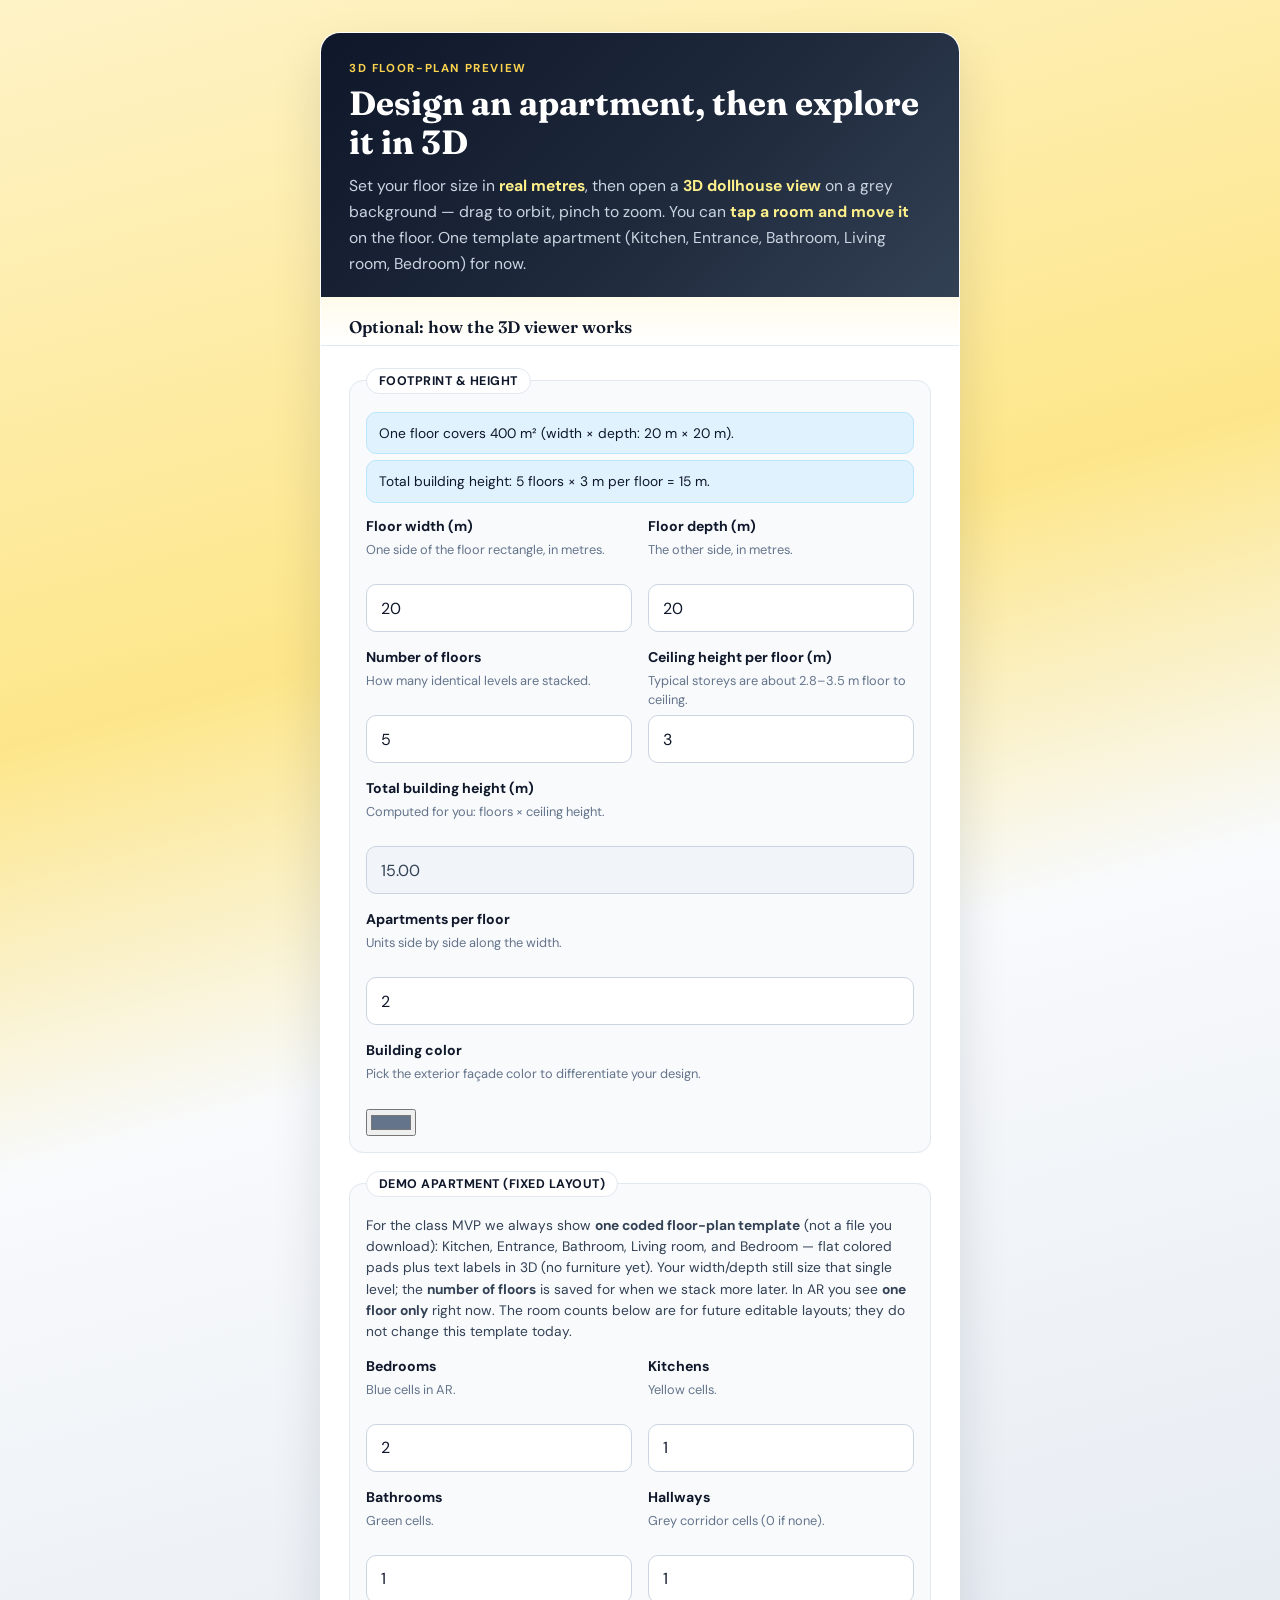
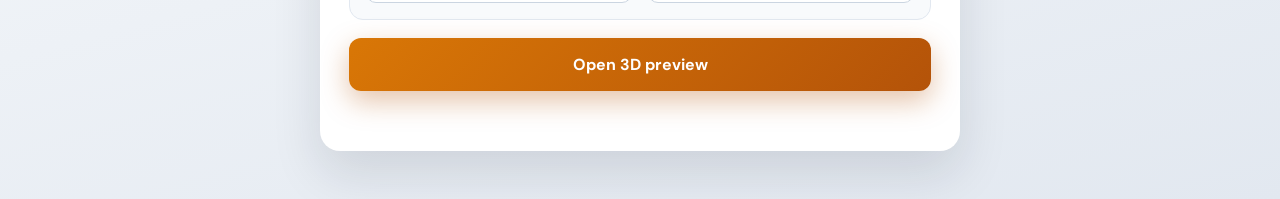
<file: index.html>
<!DOCTYPE html>
<html lang="en">
<head>
  <meta charset="UTF-8" />
  <meta name="viewport" content="width=device-width, initial-scale=1.0, maximum-scale=1.0, user-scalable=no" />
  <title>3D Apartment Preview — configure your model</title>
  <link rel="preconnect" href="https://fonts.googleapis.com" />
  <link rel="preconnect" href="https://fonts.gstatic.com" crossorigin />
  <link href="https://fonts.googleapis.com/css2?family=DM+Sans:ital,opsz,wght@0,9..40,400..700;1,9..40,400..700&family=Fraunces:opsz,wght@9..144,500;9..144,700&display=swap" rel="stylesheet" />
  <link rel="stylesheet" href="style.css?v=realestate-7" />
</head>
<body class="form-page">
  <main class="listing-shell">
    <article class="listing-card">
      <header class="listing-hero">
        <p class="eyebrow">3D floor-plan preview</p>
        <h1>Design an apartment, then explore it in 3D</h1>
        <p class="lead">
          Set your floor size in <strong>real metres</strong>, then open a <strong>3D dollhouse view</strong> on a grey background — drag to orbit, pinch to zoom.
          You can <strong>tap a room and move it</strong> on the floor. One template apartment (Kitchen, Entrance, Bathroom, Living room, Bedroom) for now.
        </p>
      </header>

      <details class="how-ar">
        <summary>Optional: how the 3D viewer works</summary>
        <ol class="steps">
          <li><strong>Building</strong>: tap First or Second floor (solid blocks + stairs).</li>
          <li><strong>Floor</strong>: x-ray plan — tap Apartment 1 or 2.</li>
          <li><strong>Apartment</strong>: move rooms · drag/pinch to orbit and zoom on every screen.</li>
        </ol>
      </details>

      <form id="building-form" novalidate>
        <fieldset>
          <legend>Footprint &amp; height</legend>
          <p id="floor-area-summary" class="math-summary" aria-live="polite"></p>
          <p id="building-height-summary" class="math-summary" aria-live="polite"></p>
          <div class="field-grid">
            <div class="form-field">
              <label for="width">Floor width (m)</label>
              <p class="field-help">One side of the floor rectangle, in metres.</p>
              <input type="number" id="width" name="width" min="0.2" max="999" step="0.1" value="20" required />
            </div>
            <div class="form-field">
              <label for="depth">Floor depth (m)</label>
              <p class="field-help">The other side, in metres.</p>
              <input type="number" id="depth" name="depth" min="0.2" max="999" step="0.1" value="20" required />
            </div>
            <div class="form-field">
              <label for="floors">Number of floors</label>
              <p class="field-help">How many identical levels are stacked.</p>
              <input type="number" id="floors" name="floors" min="1" max="40" step="1" value="5" required />
            </div>
            <div class="form-field">
              <label for="ceiling">Ceiling height per floor (m)</label>
              <p class="field-help">Typical storeys are about 2.8–3.5&nbsp;m floor to ceiling.</p>
              <input type="number" id="ceiling" name="ceiling" min="2" max="20" step="0.1" value="3" required />
            </div>
            <div class="form-field form-field--full">
              <label for="height">Total building height (m)</label>
              <p class="field-help">Computed for you: floors × ceiling height.</p>
              <input type="number" id="height" name="height" min="0.5" max="999" step="0.01" value="15" readonly tabindex="-1" class="input-readonly" aria-live="polite" />
            </div>
            <div class="form-field form-field--full">
              <label for="apartments">Apartments per floor</label>
              <p class="field-help">Units side by side along the width.</p>
              <input type="number" id="apartments" name="apartments" min="1" max="16" step="1" value="2" required />
            </div>
            <div class="form-field form-field--full">
              <label for="facadeColor">Building color</label>
              <p class="field-help">Pick the exterior façade color to differentiate your design.</p>
              <input type="color" id="facadeColor" name="facadeColor" value="#64748b" />
            </div>
          </div>
        </fieldset>

        <fieldset>
          <legend>Demo apartment (fixed layout)</legend>
          <p class="fieldset-intro">
            For the class MVP we always show <strong>one coded floor-plan template</strong> (not a file you download): Kitchen, Entrance, Bathroom, Living room, and Bedroom — flat colored pads plus text labels in 3D (no furniture yet).
            Your width/depth still size that single level; the <strong>number of floors</strong> is saved for when we stack more later. In AR you see <strong>one floor only</strong> right now.
            The room counts below are for future editable layouts; they do not change this template today.
          </p>
          <div class="field-grid">
            <div class="form-field">
              <label for="bedrooms">Bedrooms</label>
              <p class="field-help">Blue cells in AR.</p>
              <input type="number" id="bedrooms" name="bedrooms" min="0" max="12" step="1" value="2" />
            </div>
            <div class="form-field">
              <label for="kitchens">Kitchens</label>
              <p class="field-help">Yellow cells.</p>
              <input type="number" id="kitchens" name="kitchens" min="0" max="6" step="1" value="1" />
            </div>
            <div class="form-field">
              <label for="bathrooms">Bathrooms</label>
              <p class="field-help">Green cells.</p>
              <input type="number" id="bathrooms" name="bathrooms" min="0" max="12" step="1" value="1" />
            </div>
            <div class="form-field">
              <label for="hallways">Hallways</label>
              <p class="field-help">Grey corridor cells (0 if none).</p>
              <input type="number" id="hallways" name="hallways" min="0" max="12" step="1" value="1" />
            </div>
          </div>
        </fieldset>

        <div class="form-actions">
          <button type="submit" id="btn-generate">Open 3D preview</button>
        </div>
        <p id="form-message" class="form-message" role="status"></p>
      </form>
    </article>
  </main>

  <script src="ui.js?v=realestate-7"></script>
  <script src="form-app.js?v=realestate-7"></script>
</body>
</html>
</file>
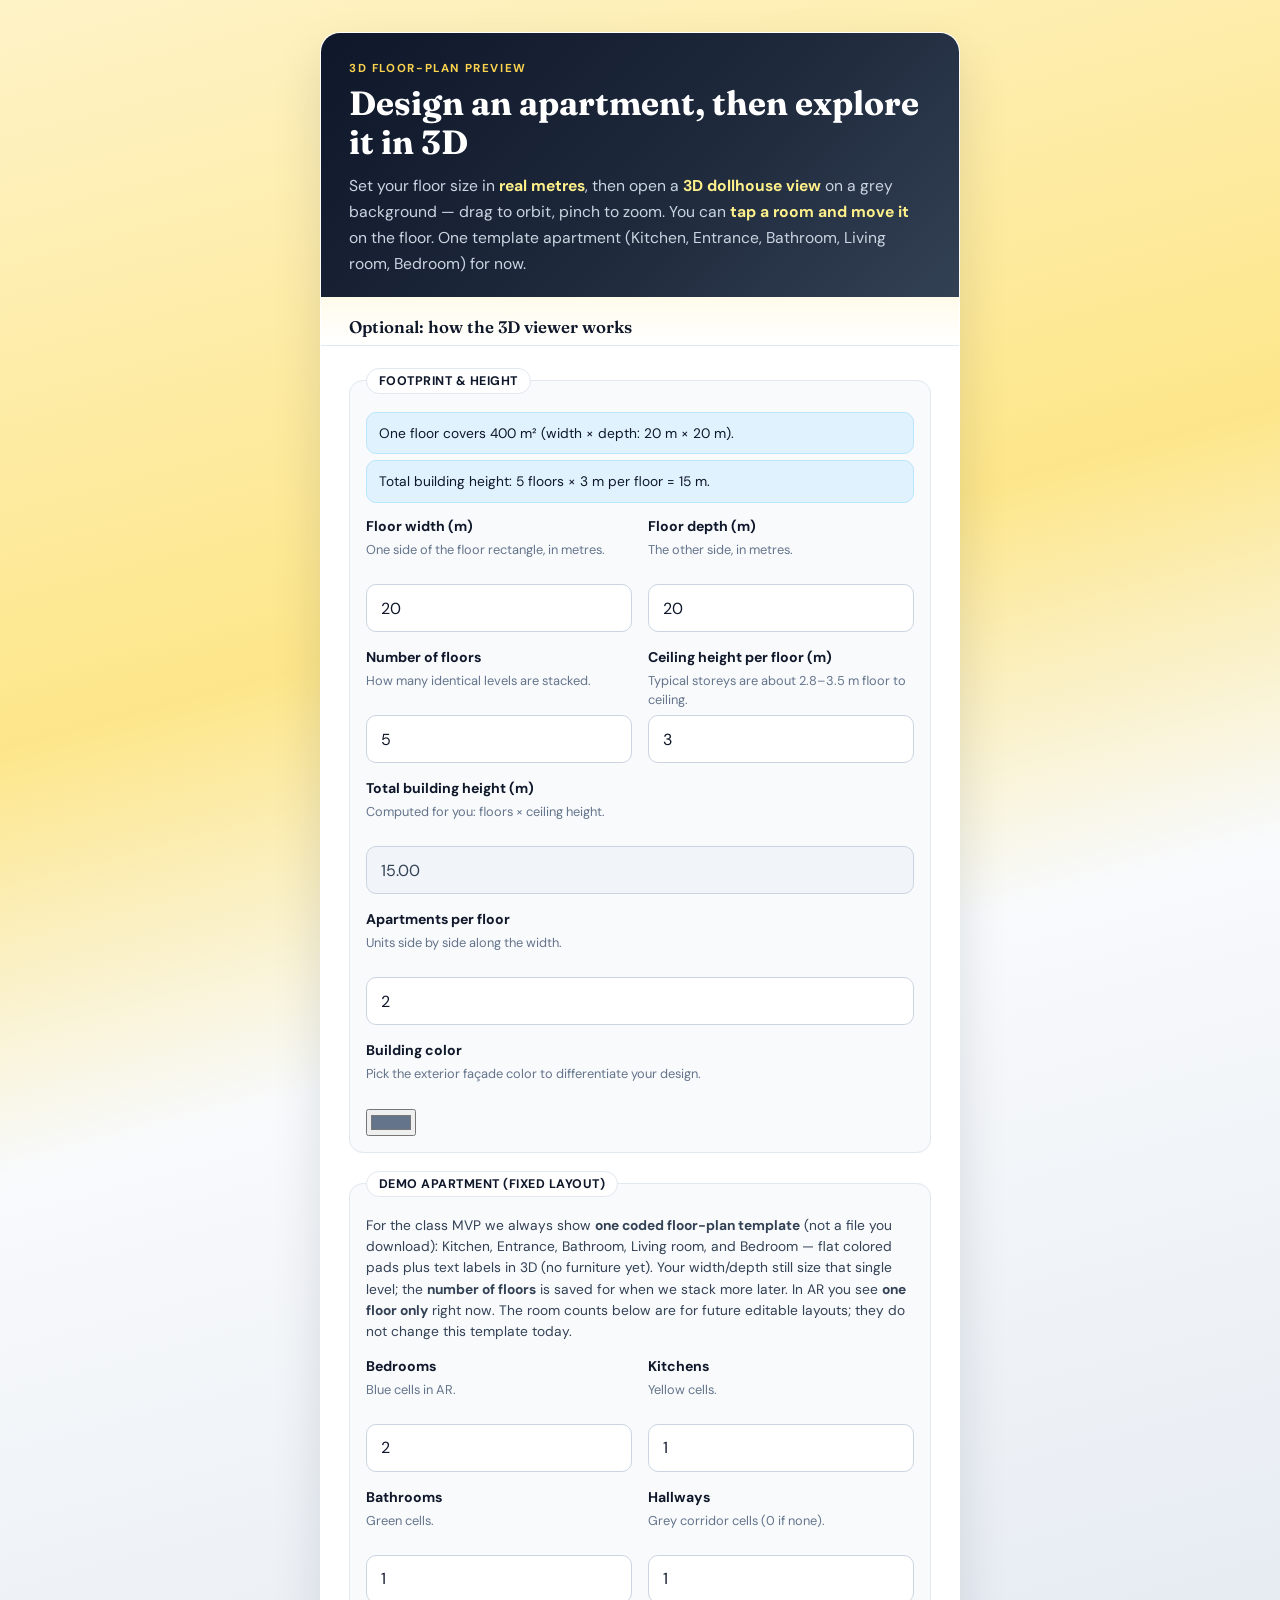
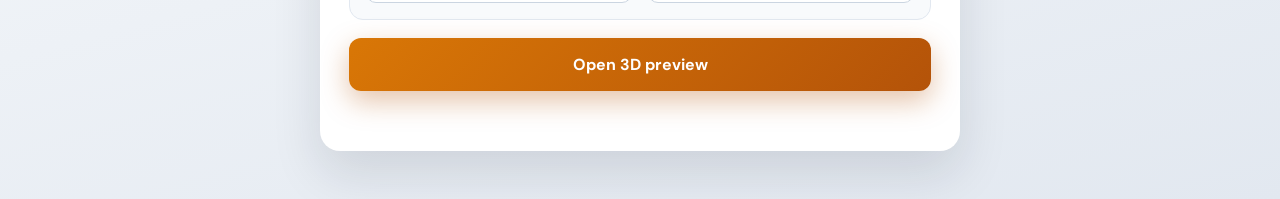
<file: layout.html>
<!DOCTYPE html>
<html lang="en">
<head>
  <meta charset="UTF-8" />
  <meta name="viewport" content="width=device-width, initial-scale=1.0, maximum-scale=1.0, user-scalable=no" />
  <title>Unit floor plan — AR Building Preview</title>
  <link rel="preconnect" href="https://fonts.googleapis.com" />
  <link rel="preconnect" href="https://fonts.gstatic.com" crossorigin />
  <link href="https://fonts.googleapis.com/css2?family=DM+Sans:wght@400;600;700&display=swap" rel="stylesheet" />
  <link rel="stylesheet" href="layout.css?v=realestate-3" />
</head>
<body>
  <div class="layout-shell">
    <article class="layout-card">
      <div class="layout-top">
        <h1>Draw one apartment</h1>
        <a href="index.html?v=realestate-3">← Change sizes</a>
      </div>
      <p class="layout-lead">
        The square is one apartment’s footprint (top‑down). Paint each cell with the brush that matches your counts from the previous page.
        When every room is placed exactly once, you can open the camera.
      </p>
      <div id="layout-quotas" class="quotas" aria-live="polite"></div>
      <div class="brushes" id="layout-brushes" role="toolbar" aria-label="Room brush"></div>
      <div id="layout-grid" role="grid" aria-label="Apartment cells"></div>
      <div class="layout-actions">
        <button type="button" id="btn-open-ar" disabled>Open camera &amp; AR</button>
        <p id="layout-message" role="alert"></p>
      </div>
      <p class="layout-hint">
        The model is still pinned to the HIRO marker for tracking. Use the <strong>spin buttons</strong> on the camera page to turn the building without moving the paper.
      </p>
    </article>
  </div>
  <script src="ui.js?v=realestate-7"></script>
  <script src="layout-page.js?v=realestate-3"></script>
</body>
</html>
</file>
<file: style.css>
/* ---------------------------------------------------------------------------
   Form: real-estate listing card (realestate-1). AR page rules unchanged below.
   markerfix-24: videoTexture false, #arjs-video z-index, ar-stack.js, AR.js 3.4.2 pin.
   --------------------------------------------------------------------------- */

:root {
  --ink: #0f172a;
  --ink-soft: #334155;
  --cream: #fffbeb;
  --card: #ffffff;
  --line: #e2e8f0;
  --accent: #b45309;
  --accent-hover: #92400e;
  --gold: #d97706;
  --success: #047857;
  --message: #9d174d;
  --link: #1d4ed8;
  --shadow: 0 22px 50px rgba(15, 23, 42, 0.12);
}

*,
*::before,
*::after {
  box-sizing: border-box;
}

html,
body {
  margin: 0;
  padding: 0;
  min-height: 100%;
  font-family: "DM Sans", system-ui, -apple-system, "Segoe UI", Roboto, sans-serif;
  color: var(--ink-soft);
  background: linear-gradient(165deg, #fef3c7 0%, #fde68a 35%, #f8fafc 55%, #e2e8f0 100%);
}

body.form-page {
  padding: 32px 16px 48px;
}

.listing-shell {
  max-width: 640px;
  margin: 0 auto;
}

.listing-card {
  background: var(--card);
  border-radius: 20px;
  box-shadow: var(--shadow);
  border: 1px solid rgba(255, 255, 255, 0.8);
  overflow: hidden;
}

.listing-hero {
  padding: 28px 28px 20px;
  background: linear-gradient(135deg, #0f172a 0%, #1e293b 55%, #334155 100%);
  color: #f8fafc;
}

.eyebrow {
  margin: 0 0 8px;
  font-size: 0.72rem;
  letter-spacing: 0.14em;
  text-transform: uppercase;
  font-weight: 700;
  color: #fcd34d;
}

.listing-hero h1 {
  margin: 0 0 12px;
  font-family: "Fraunces", Georgia, serif;
  font-size: clamp(1.65rem, 4vw, 2.1rem);
  font-weight: 700;
  line-height: 1.15;
  color: #fff;
}

.lead {
  margin: 0;
  font-size: 0.98rem;
  line-height: 1.65;
  color: #cbd5e1;
  max-width: 52ch;
}

.lead strong {
  color: #fef08a;
}

.how-ar {
  padding: 20px 28px 8px;
  border-bottom: 1px solid var(--line);
  background: linear-gradient(180deg, #fffbeb 0%, #fff 100%);
}

.how-ar > summary {
  cursor: pointer;
  font-family: "Fraunces", Georgia, serif;
  font-size: 1.05rem;
  font-weight: 600;
  color: var(--ink);
  list-style: none;
}

.how-ar > summary::-webkit-details-marker {
  display: none;
}

.section-title {
  margin: 0 0 12px;
  font-family: "Fraunces", Georgia, serif;
  font-size: 1.1rem;
  font-weight: 600;
  color: var(--ink);
}

.steps {
  margin: 0;
  padding-left: 1.2rem;
  font-size: 0.9rem;
  line-height: 1.65;
  color: var(--ink-soft);
}

.steps li {
  margin-bottom: 8px;
}

.steps a {
  color: var(--link);
  font-weight: 600;
}

.dev-foot {
  margin: 16px 0 0;
  font-size: 0.75rem;
  color: #94a3b8;
}

.dev-foot a {
  color: #64748b;
  font-weight: 600;
}

form#building-form {
  padding: 22px 28px 28px;
}

form#building-form fieldset {
  border: 1px solid var(--line);
  border-radius: 14px;
  margin: 0 0 18px;
  padding: 18px 16px 16px;
  background: #f8fafc;
}

form#building-form legend {
  padding: 4px 12px;
  font-weight: 700;
  font-size: 0.78rem;
  letter-spacing: 0.04em;
  text-transform: uppercase;
  color: var(--ink);
  background: var(--card);
  border-radius: 999px;
  border: 1px solid var(--line);
}

.fieldset-intro {
  margin: 0 0 14px;
  font-size: 0.86rem;
  line-height: 1.55;
  color: var(--ink-soft);
}

.math-summary {
  margin: 0 0 10px;
  padding: 10px 12px;
  font-size: 0.86rem;
  line-height: 1.5;
  color: var(--ink);
  background: #e0f2fe;
  border: 1px solid #bae6fd;
  border-radius: 10px;
}

.math-summary + .math-summary {
  margin-top: -4px;
  margin-bottom: 14px;
}

form#building-form .field-grid {
  display: grid;
  grid-template-columns: 1fr;
  gap: 16px;
  align-items: stretch;
}

@media (min-width: 520px) {
  form#building-form .field-grid {
    grid-template-columns: repeat(2, 1fr);
  }

  .form-field--full {
    grid-column: 1 / -1;
  }
}

.form-field {
  display: flex;
  flex-direction: column;
  gap: 6px;
  min-width: 0;
  height: 100%;
}

.form-field label {
  font-size: 0.88rem;
  font-weight: 700;
  color: var(--ink);
}

.field-help {
  margin: 0;
  font-size: 0.8rem;
  line-height: 1.45;
  color: #64748b;
  flex: 1 1 auto;
  min-height: 2.9em;
}

form#building-form input[type="number"] {
  width: 100%;
  padding: 12px 14px;
  border-radius: 10px;
  border: 1px solid #cbd5e1;
  background: #fff;
  color: var(--ink);
  min-height: 48px;
  font-size: 1rem;
  font-family: inherit;
  transition: border-color 0.15s ease, box-shadow 0.15s ease;
  margin-top: auto;
}

form#building-form input.input-readonly {
  background: #f1f5f9;
  color: var(--ink-soft);
  cursor: default;
}

form#building-form input[type="number"]:focus {
  outline: none;
  border-color: var(--gold);
  box-shadow: 0 0 0 3px rgba(217, 119, 6, 0.2);
}

.form-actions {
  margin-top: 8px;
}

#btn-generate {
  width: 100%;
  padding: 16px 20px;
  min-height: 52px;
  border: none;
  border-radius: 12px;
  cursor: pointer;
  font-size: 1rem;
  font-weight: 700;
  font-family: inherit;
  color: #fff;
  background: linear-gradient(135deg, var(--gold) 0%, var(--accent) 100%);
  box-shadow: 0 10px 28px rgba(180, 83, 9, 0.35);
  transition: transform 0.12s ease, filter 0.12s ease;
}

#btn-generate:hover {
  filter: brightness(1.05);
  transform: translateY(-1px);
}

#btn-generate:active {
  transform: translateY(0);
}

.form-message {
  min-height: 1.25em;
  margin: 14px 0 0;
  font-size: 0.88rem;
  font-weight: 600;
  color: var(--message);
}

/*
  Legacy AR index overlay (unused on new form-only page; kept for compatibility).
*/
html.ar-page-doc {
  height: 100%;
  margin: 0;
}

html.ar-page-doc body.ar-page {
  margin: 0;
  overflow: hidden;
  min-height: 100vh;
  min-height: 100dvh;
  height: 100%;
  background: #000;
}

.ar-page-header {
  position: fixed;
  z-index: 200;
  left: 0;
  right: 0;
  top: 0;
  display: flex;
  flex-wrap: wrap;
  align-items: center;
  gap: 8px 12px;
  padding: 8px 12px;
  padding-top: max(8px, env(safe-area-inset-top, 0px));
  max-width: 100%;
  background: rgba(224, 242, 254, 0.92);
  border-bottom: 2px solid #0369a1;
  pointer-events: auto;
  font-family: system-ui, -apple-system, Segoe UI, Roboto, Arial, sans-serif;
  box-shadow: 0 2px 10px rgba(0, 0, 0, 0.12);
}

.ar-page-back {
  font-weight: 700;
  color: #6d28d9;
  text-decoration: none;
}

.ar-page-back:hover {
  text-decoration: underline;
}

.ar-page-hint {
  flex: 1 1 200px;
  font-size: 0.82rem;
  color: #075985;
}

.ar-page-error {
  flex: 1 1 100%;
  margin: 0;
  font-size: 0.85rem;
  font-weight: 600;
  color: var(--message);
}

body.ar-page #ar-container {
  position: fixed;
  inset: 0;
  z-index: 0;
  width: 100%;
  height: 100vh;
  height: 100dvh;
  min-height: 100vh;
  min-height: 100dvh;
  overflow: hidden;
  pointer-events: none;
  background: #000;
}

body.ar-page.ar-mounted #ar-container {
  background: #000;
}

body.ar-page #ar-container a-scene {
  pointer-events: auto;
  width: 100%;
  height: 100%;
  min-height: 100%;
  display: block;
}

.ar-placeholder {
  height: 100%;
  display: flex;
  align-items: center;
  justify-content: center;
  padding: 20px 16px;
  text-align: center;
  background: #e0f2fe;
}

.ar-placeholder-inner {
  max-width: 340px;
  padding: 22px 18px;
  border-radius: 4px;
  background: #bae6fd;
  border: 1px solid #0369a1;
  font-family: system-ui, -apple-system, Segoe UI, Roboto, Arial, sans-serif;
}

.ar-placeholder-icon {
  display: block;
  font-size: 2rem;
  margin-bottom: 8px;
}

.ar-placeholder-title {
  margin: 0 0 8px;
  font-size: 1.05rem;
  font-weight: 700;
  color: #0a3d5c;
}

.ar-placeholder-text {
  margin: 0;
  font-size: 0.9rem;
  line-height: 1.5;
  color: #075985;
}

body.ui-fullscreen #ui-layer {
  max-height: none;
}
</file>
<file: layout.css>
/* layout.html — floor planner between form and AR */
:root {
  --ink: #0f172a;
  --muted: #64748b;
  --card: #fff;
  --line: #e2e8f0;
  --accent: #0d9488;
  --accent2: #b45309;
}

* {
  box-sizing: border-box;
}

body {
  margin: 0;
  min-height: 100%;
  font-family: "DM Sans", system-ui, sans-serif;
  color: var(--ink);
  background: linear-gradient(180deg, #f0fdfa 0%, #f8fafc 40%, #e2e8f0 100%);
  padding: 20px 16px 32px;
}

.layout-shell {
  max-width: 720px;
  margin: 0 auto;
}

.layout-card {
  background: var(--card);
  border-radius: 16px;
  padding: 22px 20px 26px;
  box-shadow: 0 16px 40px rgba(15, 23, 42, 0.08);
  border: 1px solid var(--line);
}

.layout-top {
  display: flex;
  flex-wrap: wrap;
  align-items: flex-start;
  justify-content: space-between;
  gap: 12px;
  margin-bottom: 16px;
}

.layout-top h1 {
  margin: 0;
  font-size: 1.35rem;
  font-weight: 700;
}

.layout-top a {
  color: #1d4ed8;
  font-weight: 600;
  text-decoration: none;
}

.layout-top a:hover {
  text-decoration: underline;
}

.layout-lead {
  margin: 0 0 16px;
  font-size: 0.92rem;
  line-height: 1.55;
  color: var(--muted);
}

.quotas {
  display: flex;
  flex-wrap: wrap;
  gap: 8px 14px;
  margin-bottom: 14px;
  font-size: 0.82rem;
  font-weight: 600;
}

.quotas span {
  padding: 4px 10px;
  border-radius: 999px;
  background: #f1f5f9;
  border: 1px solid var(--line);
}

.brushes {
  display: flex;
  flex-wrap: wrap;
  gap: 8px;
  margin-bottom: 14px;
}

.brushes button {
  border: 2px solid transparent;
  border-radius: 10px;
  padding: 10px 14px;
  font-size: 0.85rem;
  font-weight: 700;
  cursor: pointer;
  font-family: inherit;
  color: #fff;
}

.brushes button[data-brush="bedroom"] {
  background: #6c8ebf;
}
.brushes button[data-brush="kitchen"] {
  background: #eab308;
  color: #422006;
}
.brushes button[data-brush="bathroom"] {
  background: #4ade80;
  color: #052e16;
}
.brushes button[data-brush="hallway"] {
  background: #94a3b8;
  color: #0f172a;
}
.brushes button[data-brush="erase"] {
  background: #475569;
}

.brushes button.is-active {
  border-color: var(--ink);
  box-shadow: 0 0 0 2px #fff, 0 0 0 4px var(--ink);
}

#layout-grid {
  display: grid;
  gap: 5px;
  margin-bottom: 18px;
  padding: 12px;
  background: #f8fafc;
  border-radius: 12px;
  border: 1px dashed #cbd5e1;
}

.layout-cell {
  aspect-ratio: 1;
  min-height: 36px;
  border-radius: 8px;
  border: 2px solid #cbd5e1;
  background: #fff;
  cursor: pointer;
  transition: transform 0.08s ease, border-color 0.12s ease;
}

.layout-cell:active {
  transform: scale(0.96);
}

.layout-cell.kind-bedroom {
  background: #bfdbfe;
  border-color: #2563eb;
}
.layout-cell.kind-kitchen {
  background: #fef08a;
  border-color: #ca8a04;
}
.layout-cell.kind-bathroom {
  background: #bbf7d0;
  border-color: #16a34a;
}
.layout-cell.kind-hallway {
  background: #e2e8f0;
  border-color: #64748b;
}

.layout-actions {
  display: flex;
  flex-wrap: wrap;
  gap: 10px;
  align-items: center;
}

#btn-open-ar {
  flex: 1 1 200px;
  padding: 14px 18px;
  border: none;
  border-radius: 12px;
  font-size: 1rem;
  font-weight: 700;
  font-family: inherit;
  color: #fff;
  background: linear-gradient(135deg, #0d9488, #0f766e);
  cursor: pointer;
}

#btn-open-ar:disabled {
  opacity: 0.45;
  cursor: not-allowed;
}

#layout-message {
  flex: 1 1 100%;
  margin: 0;
  font-size: 0.88rem;
  font-weight: 600;
  color: #9d174d;
}

.layout-hint {
  margin: 10px 0 0;
  font-size: 0.78rem;
  color: var(--muted);
}
</file>
